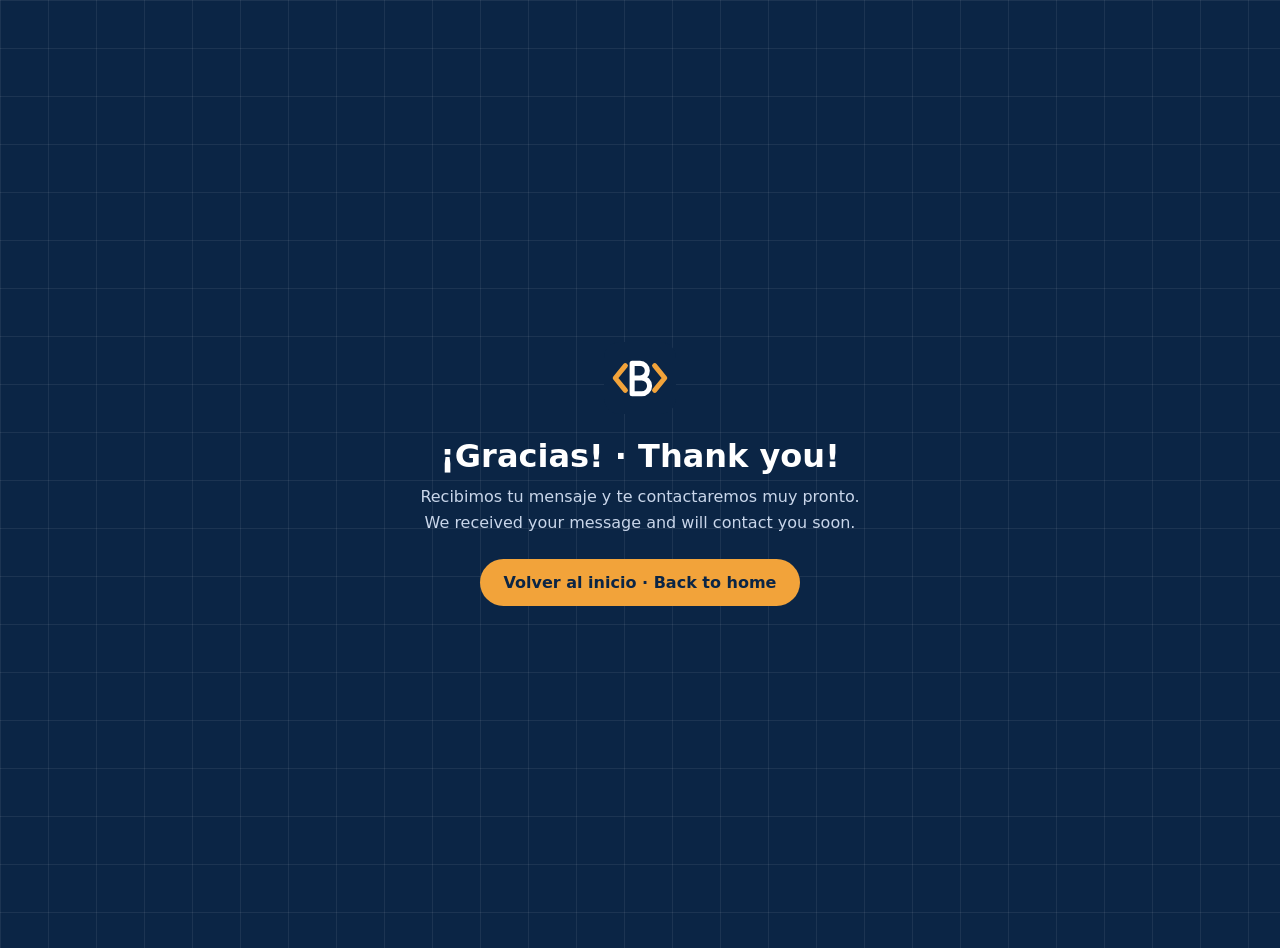
<file: gracias.html>
<!doctype html>
<html lang="es">
<head>
<meta charset="utf-8">
<meta name="viewport" content="width=device-width, initial-scale=1">
<title>¡Gracias! | Blueprint Apps & Web</title>
<meta name="robots" content="noindex">
<link rel="icon" href="favicon.svg" type="image/svg+xml">
<style>
  body{margin:0;min-height:100vh;display:grid;place-items:center;font-family:Inter,system-ui,sans-serif;background:#0B2545;color:#fff;text-align:center;padding:24px;
    background-image:linear-gradient(rgba(255,255,255,.07) 1px,transparent 1px),linear-gradient(90deg,rgba(255,255,255,.07) 1px,transparent 1px);background-size:48px 48px}
  h1{font-family:"Space Grotesk",system-ui,sans-serif;font-size:2rem;margin:.6em 0 .3em}
  p{color:#c9d6ea;max-width:440px;margin:0 auto 1.5em;line-height:1.6}
  a{display:inline-block;background:#F2A33A;color:#0B2545;font-weight:700;padding:14px 24px;border-radius:999px;text-decoration:none}
  img{width:72px;height:72px;margin:0 auto}
</style>
</head>
<body>
  <main>
    <img src="favicon.svg" alt="">
    <h1>¡Gracias! · Thank you!</h1>
    <p>Recibimos tu mensaje y te contactaremos muy pronto.<br>We received your message and will contact you soon.</p>
    <a href="/">Volver al inicio · Back to home</a>
  </main>
</body>
</html>
</file>
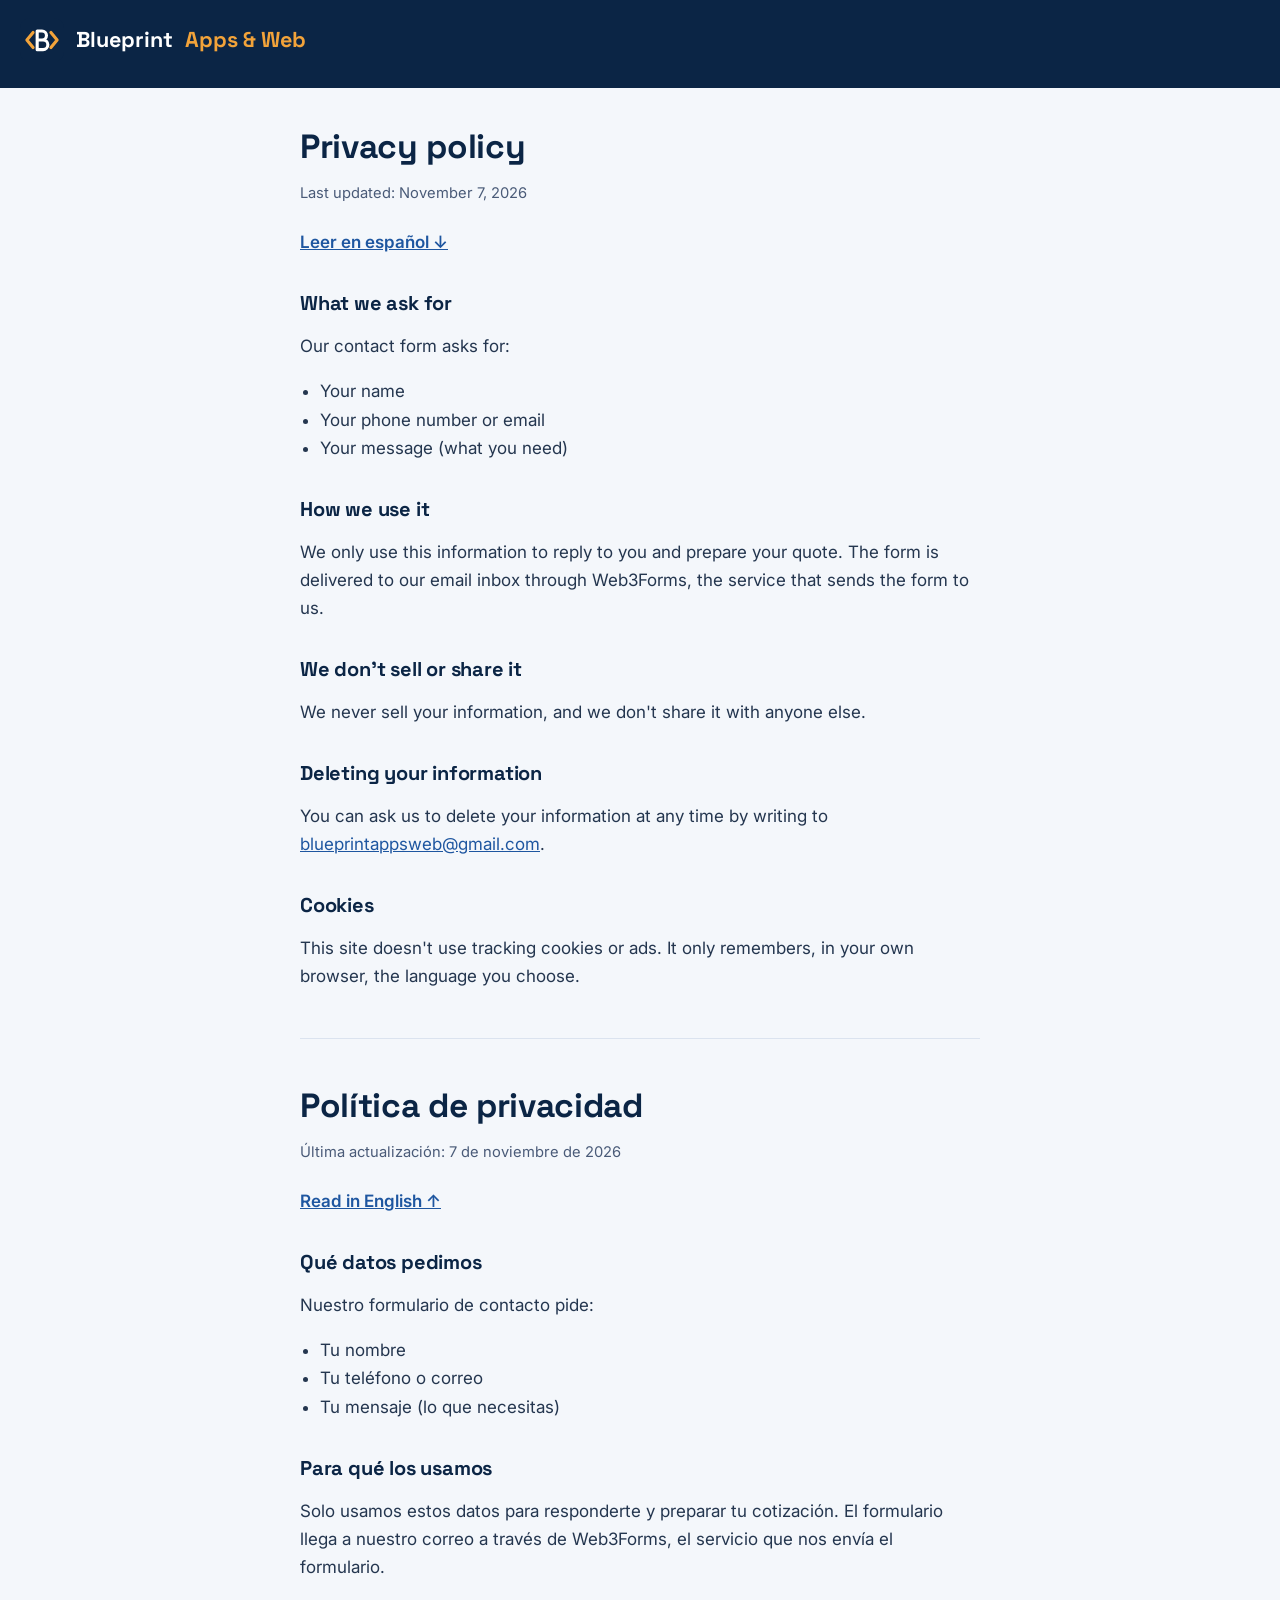
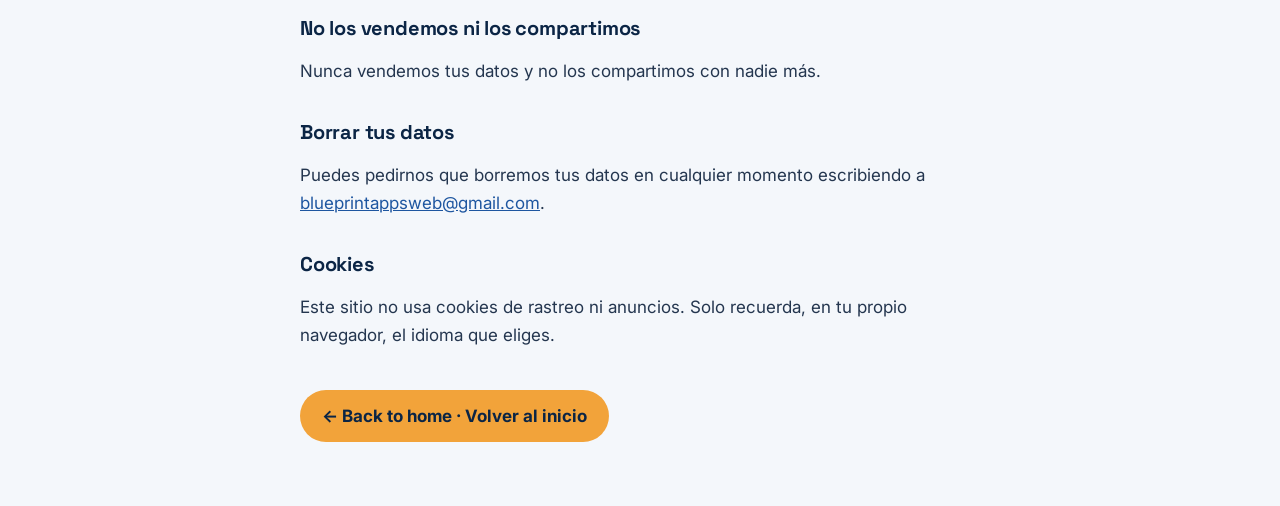
<file: privacy.html>
<!doctype html>
<html lang="en">
<head>
<meta charset="utf-8">
<meta name="viewport" content="width=device-width, initial-scale=1">
<title>Privacy policy | Blueprint Apps &amp; Web</title>
<meta name="description" content="How Blueprint Apps & Web handles the information you send through our contact form. Política de privacidad en español.">
<link rel="canonical" href="https://blueprintappsweb.com/privacy.html">
<link rel="icon" href="favicon.svg" type="image/svg+xml">
<link rel="preconnect" href="https://fonts.googleapis.com">
<link rel="preconnect" href="https://fonts.gstatic.com" crossorigin>
<link href="https://fonts.googleapis.com/css2?family=Inter:wght@400;600&family=Space+Grotesk:wght@600;700&display=swap" rel="stylesheet">
<style>
  :root{--navy:#0B2545;--blue:#1E56A0;--orange:#F2A33A;--bg:#F4F7FB;--muted:#4a5b78;--line:#dbe3ef}
  *{box-sizing:border-box}
  body{margin:0;font-family:Inter,system-ui,sans-serif;font-size:17px;line-height:1.65;color:var(--navy);background:var(--bg)}
  header{background:var(--navy);padding:18px 20px}
  header a{display:inline-flex;align-items:center;gap:12px;color:#fff;text-decoration:none;font:700 1.35rem/1 "Space Grotesk",system-ui,sans-serif}
  header a span{color:var(--orange)}
  header img{width:44px;height:44px;border-radius:10px}
  main{max-width:720px;margin:0 auto;padding:40px 20px 64px}
  h1,h2{font-family:"Space Grotesk",system-ui,sans-serif;line-height:1.15;letter-spacing:-.01em}
  h1{font-size:2.1rem;margin:0 0 .3em}
  h2{font-size:1.25rem;margin:1.8em 0 .4em}
  p,li{color:#24364f}
  ul{padding-left:1.2em}
  .updated{color:var(--muted);font-size:.92rem}
  .lang-jump{display:inline-block;margin:8px 0 0;font-weight:600}
  a{color:var(--blue)}
  hr{border:0;border-top:1px solid var(--line);margin:48px 0}
  .back{display:inline-block;margin-top:24px;background:var(--orange);color:var(--navy);font-weight:700;padding:12px 22px;border-radius:999px;text-decoration:none}
  a:focus-visible{outline:3px solid var(--orange);outline-offset:3px;border-radius:6px}
</style>
</head>
<body>
<header>
  <a href="/"><img src="favicon.svg" alt=""> Blueprint <span>Apps &amp; Web</span></a>
</header>
<main>
  <section id="en" lang="en">
    <h1>Privacy policy</h1>
    <p class="updated">Last updated: November 7, 2026</p>
    <a class="lang-jump" href="#es" hreflang="es">Leer en español ↓</a>

    <h2>What we ask for</h2>
    <p>Our contact form asks for:</p>
    <ul>
      <li>Your name</li>
      <li>Your phone number or email</li>
      <li>Your message (what you need)</li>
    </ul>

    <h2>How we use it</h2>
    <p>We only use this information to reply to you and prepare your quote. The form is delivered to our email inbox through Web3Forms, the service that sends the form to us.</p>

    <h2>We don't sell or share it</h2>
    <p>We never sell your information, and we don't share it with anyone else.</p>

    <h2>Deleting your information</h2>
    <p>You can ask us to delete your information at any time by writing to <a href="mailto:blueprintappsweb@gmail.com">blueprintappsweb@gmail.com</a>.</p>

    <h2>Cookies</h2>
    <p>This site doesn't use tracking cookies or ads. It only remembers, in your own browser, the language you choose.</p>
  </section>

  <hr>

  <section id="es" lang="es">
    <h1>Política de privacidad</h1>
    <p class="updated">Última actualización: 7 de noviembre de 2026</p>
    <a class="lang-jump" href="#en" hreflang="en">Read in English ↑</a>

    <h2>Qué datos pedimos</h2>
    <p>Nuestro formulario de contacto pide:</p>
    <ul>
      <li>Tu nombre</li>
      <li>Tu teléfono o correo</li>
      <li>Tu mensaje (lo que necesitas)</li>
    </ul>

    <h2>Para qué los usamos</h2>
    <p>Solo usamos estos datos para responderte y preparar tu cotización. El formulario llega a nuestro correo a través de Web3Forms, el servicio que nos envía el formulario.</p>

    <h2>No los vendemos ni los compartimos</h2>
    <p>Nunca vendemos tus datos y no los compartimos con nadie más.</p>

    <h2>Borrar tus datos</h2>
    <p>Puedes pedirnos que borremos tus datos en cualquier momento escribiendo a <a href="mailto:blueprintappsweb@gmail.com">blueprintappsweb@gmail.com</a>.</p>

    <h2>Cookies</h2>
    <p>Este sitio no usa cookies de rastreo ni anuncios. Solo recuerda, en tu propio navegador, el idioma que eliges.</p>
  </section>

  <a class="back" href="/">← Back to home · Volver al inicio</a>
</main>
<!-- Cloudflare Web Analytics --><script type='module' src='https://static.cloudflareinsights.com/beacon.min.js' data-cf-beacon='{"token": "1d1fc2e1d2f54dcc910d7176fb7c153a"}'></script><!-- End Cloudflare Web Analytics -->
</body>
</html>
</file>
